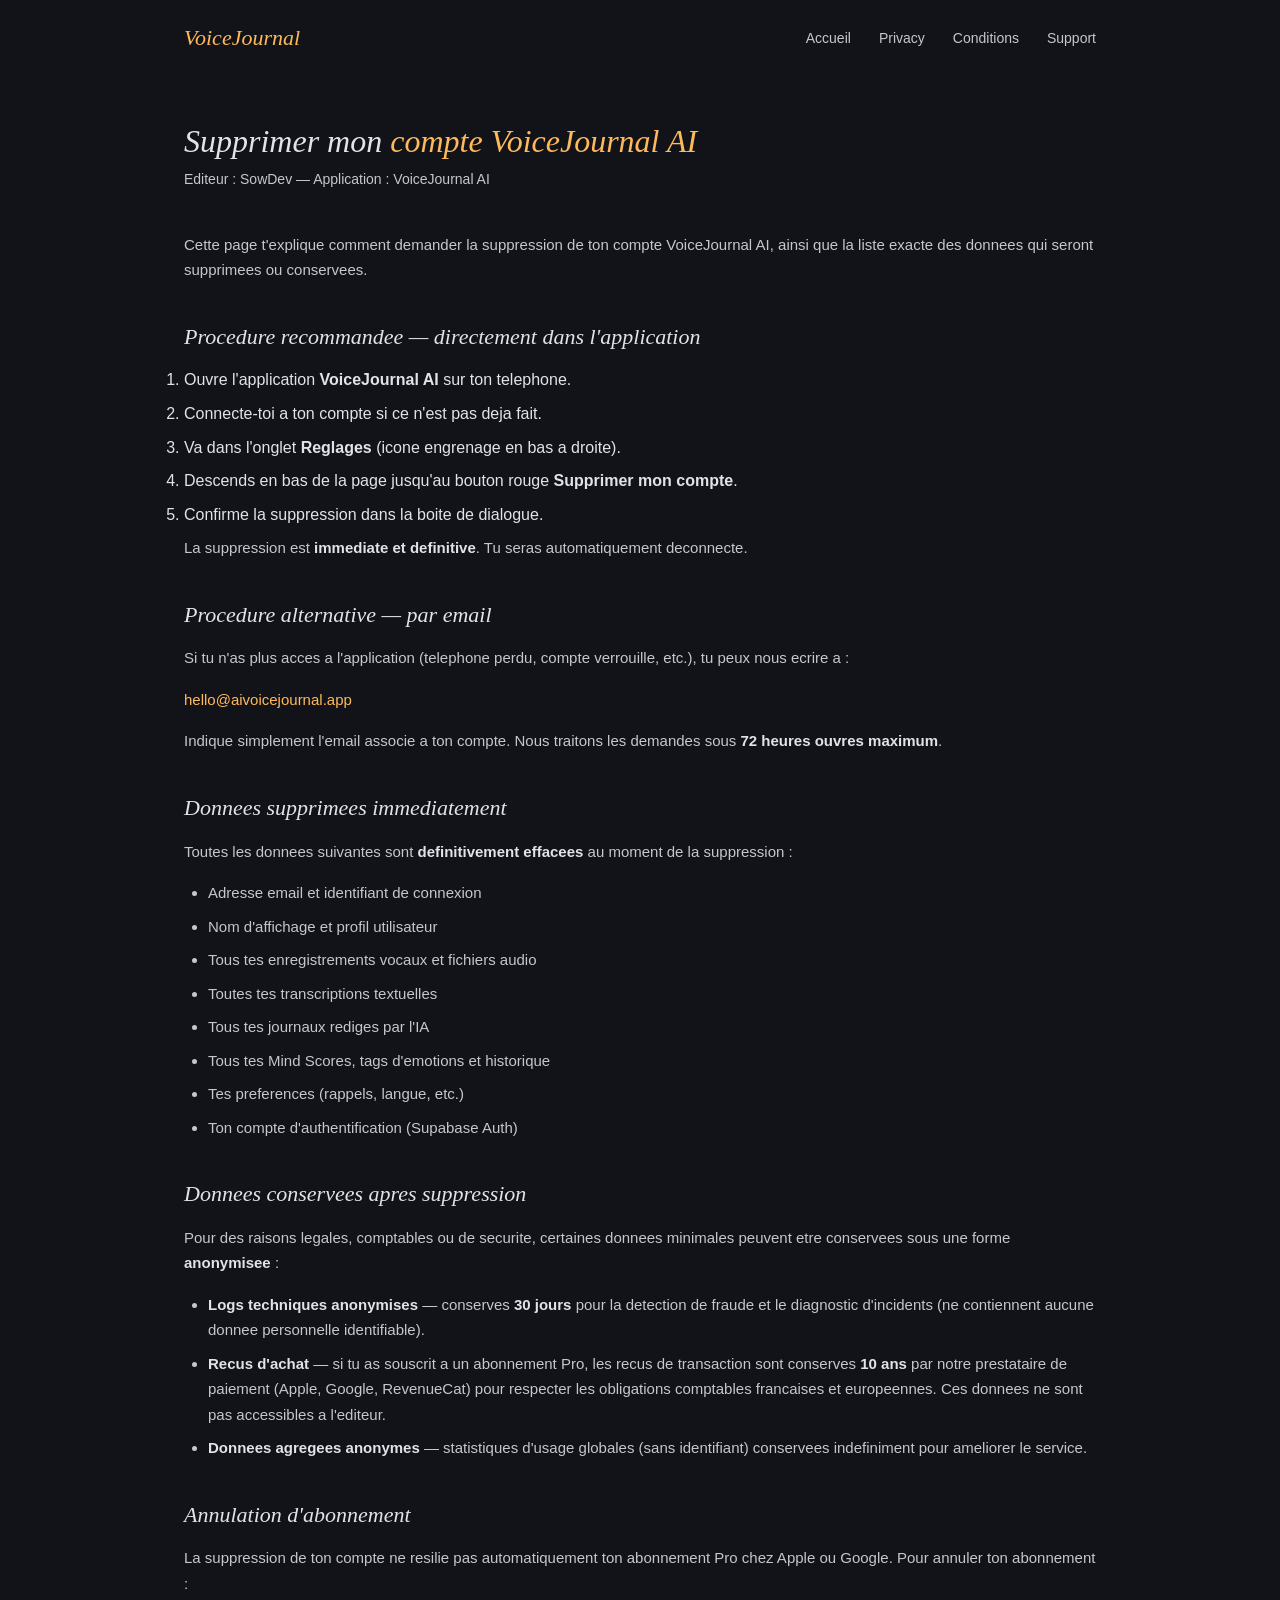
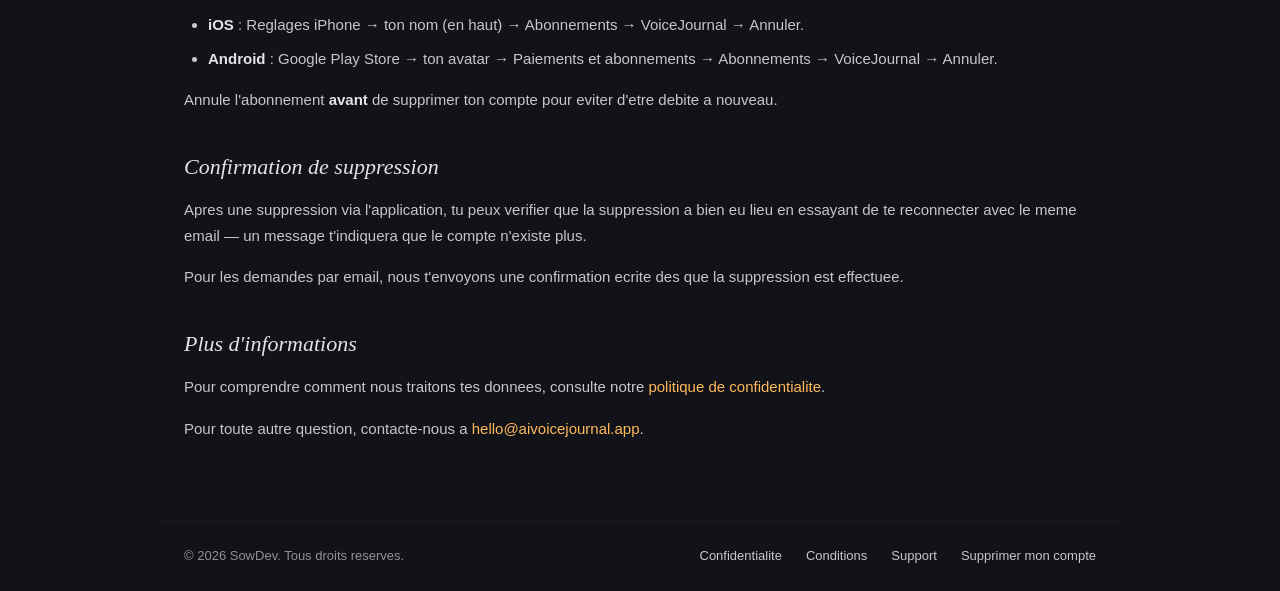
<file: delete-account.html>
<!DOCTYPE html>
<html lang="fr">
<head>
  <meta charset="UTF-8">
  <meta name="viewport" content="width=device-width, initial-scale=1.0">
  <title>Supprimer mon compte — VoiceJournal AI</title>
  <meta name="description" content="Comment supprimer ton compte VoiceJournal AI et toutes tes donnees personnelles.">
  <link rel="icon" type="image/png" href="assets/favicon.png">
  <link rel="stylesheet" href="styles.css">
</head>
<body>

  <nav class="nav">
    <a class="nav-logo" href="/">VoiceJournal</a>
    <ul class="nav-links">
      <li><a href="/">Accueil</a></li>
      <li><a href="privacy.html">Privacy</a></li>
      <li><a href="terms.html">Conditions</a></li>
      <li><a href="support.html">Support</a></li>
    </ul>
  </nav>

  <main class="content-page">
    <h1>Supprimer mon <span class="accent">compte VoiceJournal AI</span></h1>
    <p class="subtitle">Editeur : SowDev — Application : VoiceJournal AI</p>

    <p>Cette page t'explique comment demander la suppression de ton compte VoiceJournal AI, ainsi que la liste exacte des donnees qui seront supprimees ou conservees.</p>

    <h2>Procedure recommandee — directement dans l'application</h2>
    <ol>
      <li>Ouvre l'application <strong>VoiceJournal AI</strong> sur ton telephone.</li>
      <li>Connecte-toi a ton compte si ce n'est pas deja fait.</li>
      <li>Va dans l'onglet <strong>Reglages</strong> (icone engrenage en bas a droite).</li>
      <li>Descends en bas de la page jusqu'au bouton rouge <strong>Supprimer mon compte</strong>.</li>
      <li>Confirme la suppression dans la boite de dialogue.</li>
    </ol>
    <p>La suppression est <strong>immediate et definitive</strong>. Tu seras automatiquement deconnecte.</p>

    <h2>Procedure alternative — par email</h2>
    <p>Si tu n'as plus acces a l'application (telephone perdu, compte verrouille, etc.), tu peux nous ecrire a :</p>
    <p><a href="mailto:hello@aivoicejournal.app?subject=Demande%20de%20suppression%20de%20compte%20VoiceJournal">hello@aivoicejournal.app</a></p>
    <p>Indique simplement l'email associe a ton compte. Nous traitons les demandes sous <strong>72 heures ouvres maximum</strong>.</p>

    <h2>Donnees supprimees immediatement</h2>
    <p>Toutes les donnees suivantes sont <strong>definitivement effacees</strong> au moment de la suppression :</p>
    <ul>
      <li>Adresse email et identifiant de connexion</li>
      <li>Nom d'affichage et profil utilisateur</li>
      <li>Tous tes enregistrements vocaux et fichiers audio</li>
      <li>Toutes tes transcriptions textuelles</li>
      <li>Tous tes journaux rediges par l'IA</li>
      <li>Tous tes Mind Scores, tags d'emotions et historique</li>
      <li>Tes preferences (rappels, langue, etc.)</li>
      <li>Ton compte d'authentification (Supabase Auth)</li>
    </ul>

    <h2>Donnees conservees apres suppression</h2>
    <p>Pour des raisons legales, comptables ou de securite, certaines donnees minimales peuvent etre conservees sous une forme <strong>anonymisee</strong> :</p>
    <ul>
      <li><strong>Logs techniques anonymises</strong> — conserves <strong>30 jours</strong> pour la detection de fraude et le diagnostic d'incidents (ne contiennent aucune donnee personnelle identifiable).</li>
      <li><strong>Recus d'achat</strong> — si tu as souscrit a un abonnement Pro, les recus de transaction sont conserves <strong>10 ans</strong> par notre prestataire de paiement (Apple, Google, RevenueCat) pour respecter les obligations comptables francaises et europeennes. Ces donnees ne sont pas accessibles a l'editeur.</li>
      <li><strong>Donnees agregees anonymes</strong> — statistiques d'usage globales (sans identifiant) conservees indefiniment pour ameliorer le service.</li>
    </ul>

    <h2>Annulation d'abonnement</h2>
    <p>La suppression de ton compte ne resilie pas automatiquement ton abonnement Pro chez Apple ou Google. Pour annuler ton abonnement :</p>
    <ul>
      <li><strong>iOS</strong> : Reglages iPhone → ton nom (en haut) → Abonnements → VoiceJournal → Annuler.</li>
      <li><strong>Android</strong> : Google Play Store → ton avatar → Paiements et abonnements → Abonnements → VoiceJournal → Annuler.</li>
    </ul>
    <p>Annule l'abonnement <strong>avant</strong> de supprimer ton compte pour eviter d'etre debite a nouveau.</p>

    <h2>Confirmation de suppression</h2>
    <p>Apres une suppression via l'application, tu peux verifier que la suppression a bien eu lieu en essayant de te reconnecter avec le meme email — un message t'indiquera que le compte n'existe plus.</p>
    <p>Pour les demandes par email, nous t'envoyons une confirmation ecrite des que la suppression est effectuee.</p>

    <h2>Plus d'informations</h2>
    <p>Pour comprendre comment nous traitons tes donnees, consulte notre <a href="privacy.html">politique de confidentialite</a>.</p>
    <p>Pour toute autre question, contacte-nous a <a href="mailto:hello@aivoicejournal.app">hello@aivoicejournal.app</a>.</p>
  </main>

  <footer class="footer">
    <span>&copy; 2026 SowDev. Tous droits reserves.</span>
    <div class="footer-links">
      <a href="privacy.html">Confidentialite</a>
      <a href="terms.html">Conditions</a>
      <a href="support.html">Support</a>
      <a href="delete-account.html">Supprimer mon compte</a>
    </div>
  </footer>

</body>
</html>
</file>
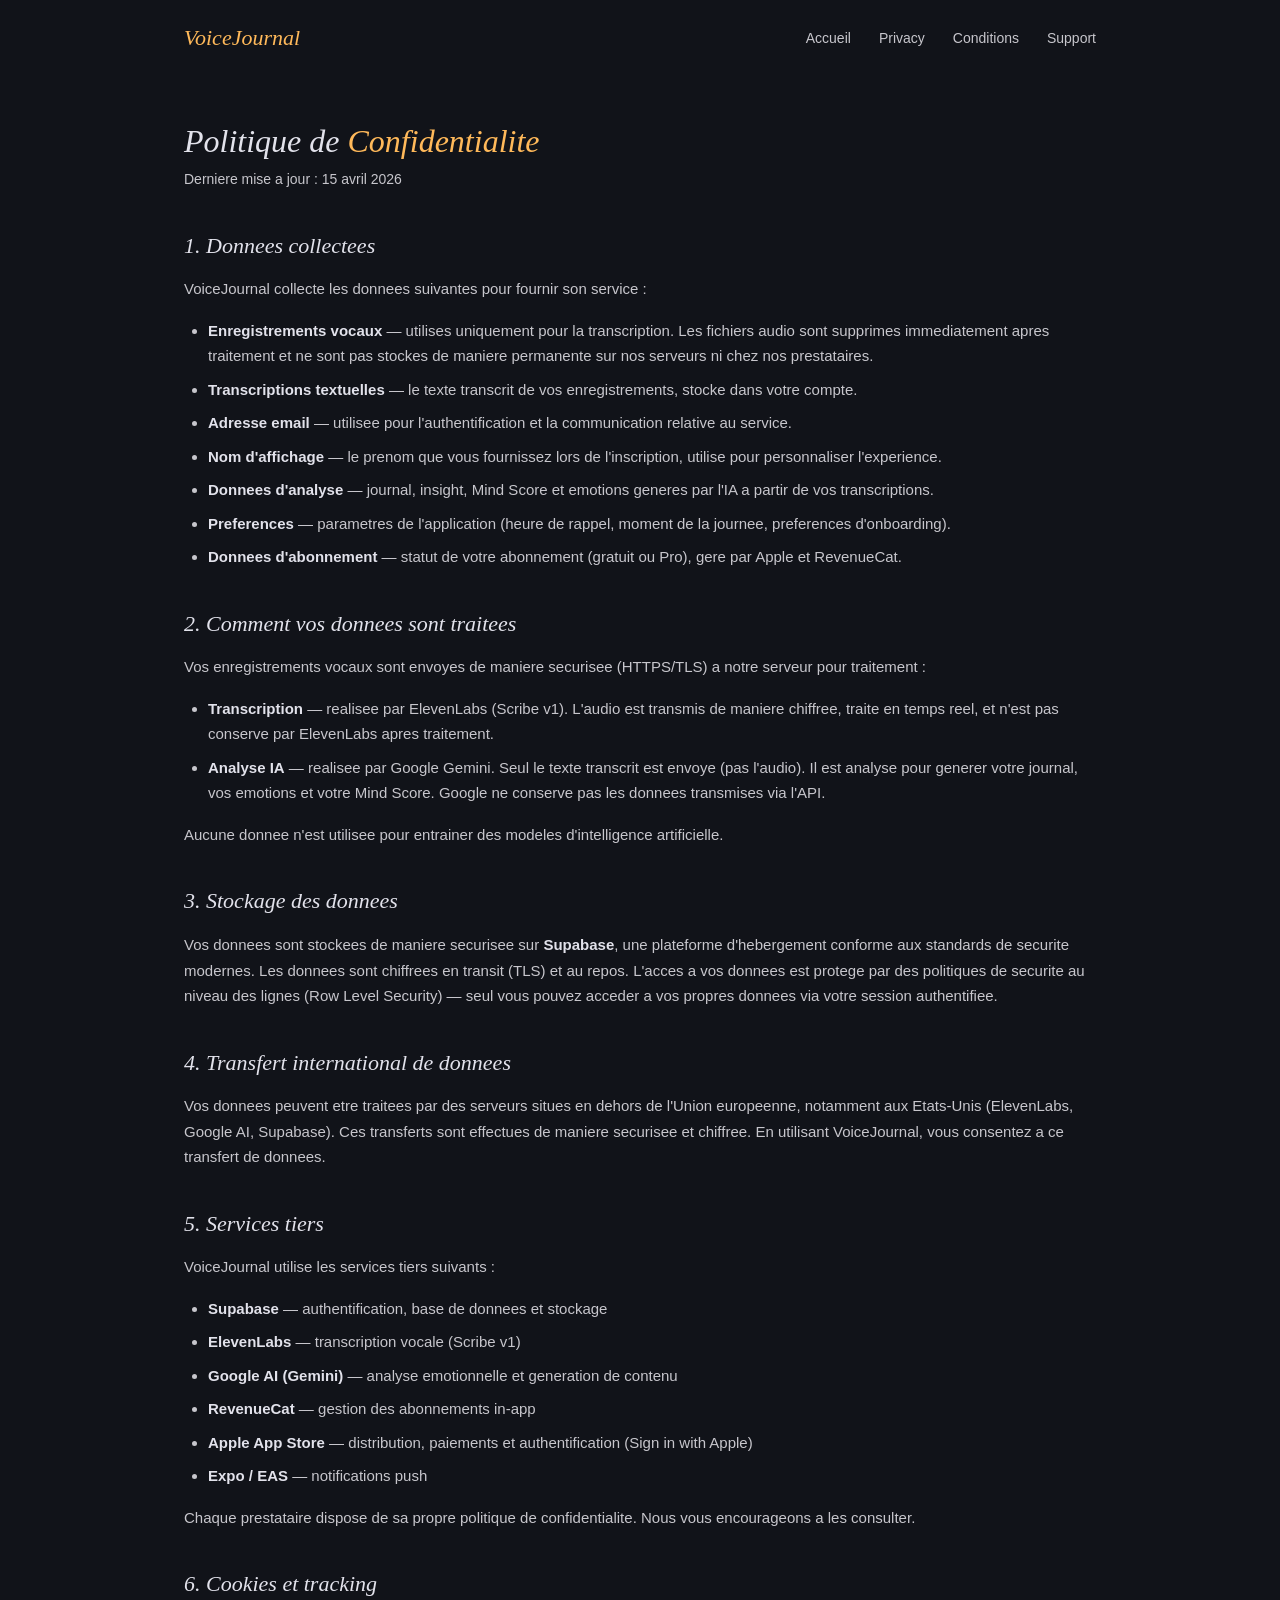
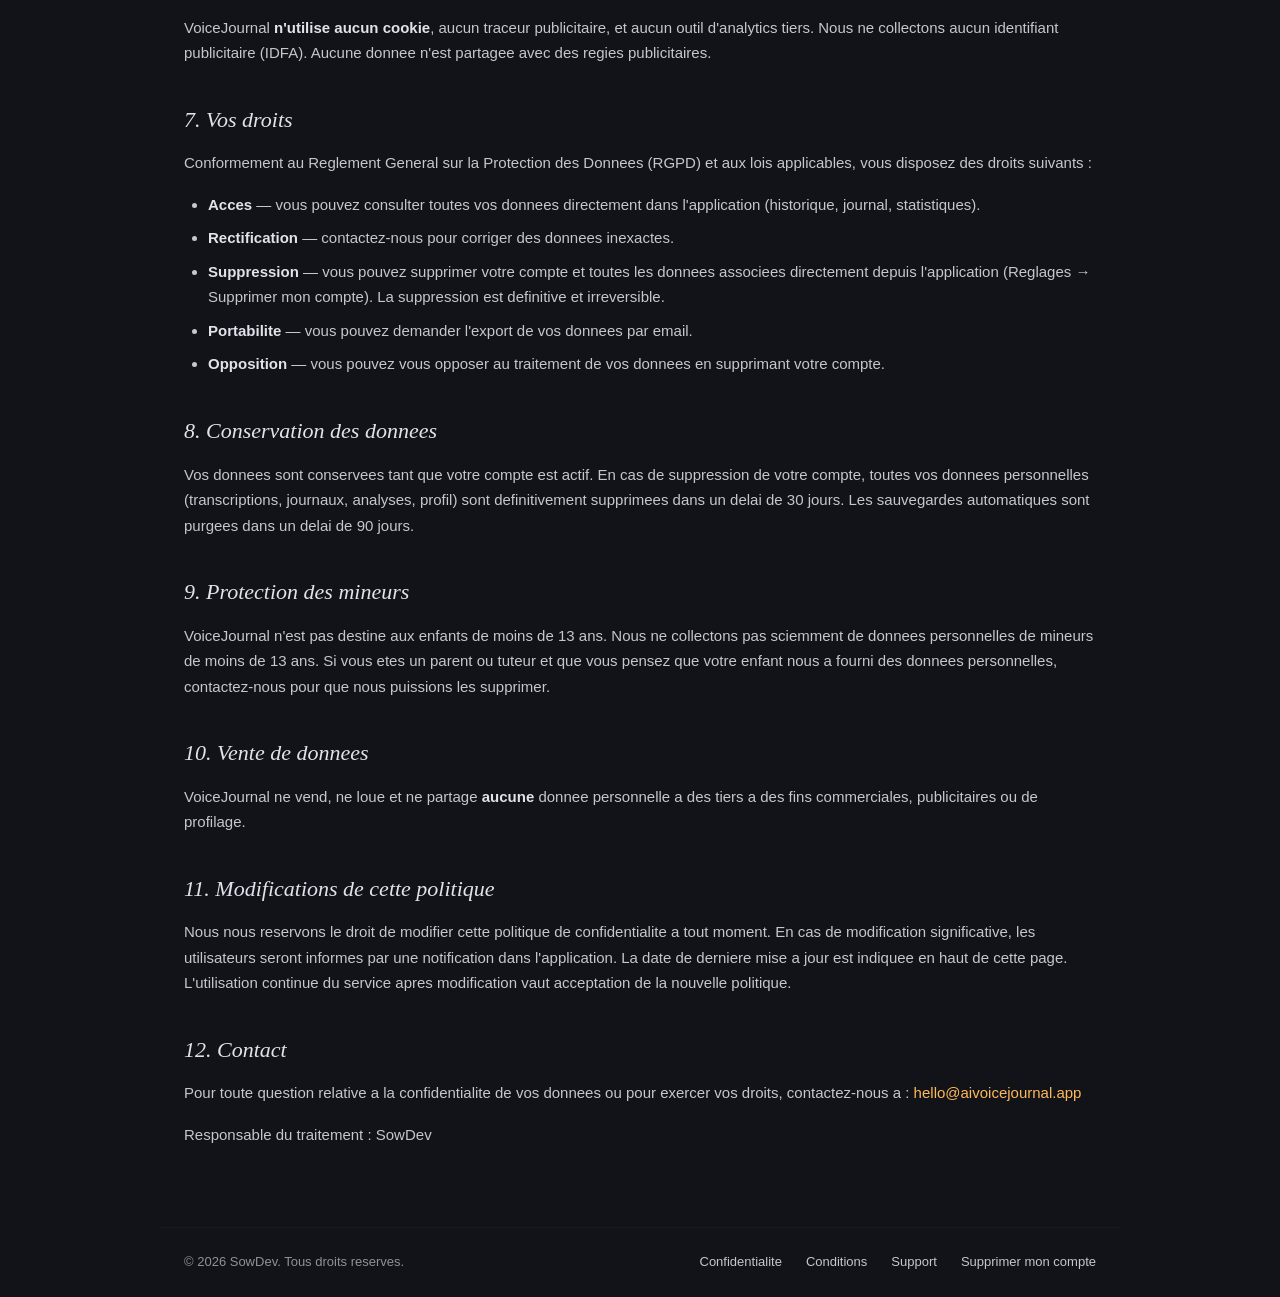
<file: privacy.html>
<!DOCTYPE html>
<html lang="fr">
<head>
  <meta charset="UTF-8">
  <meta name="viewport" content="width=device-width, initial-scale=1.0">
  <title>Politique de Confidentialite — VoiceJournal</title>
  <meta name="description" content="Politique de confidentialite de VoiceJournal. Decouvrez comment nous protegeons vos donnees.">
  <link rel="icon" type="image/png" href="assets/favicon.png">
  <link rel="stylesheet" href="styles.css">
</head>
<body>

  <nav class="nav">
    <a class="nav-logo" href="/">VoiceJournal</a>
    <ul class="nav-links">
      <li><a href="/">Accueil</a></li>
      <li><a href="privacy.html">Privacy</a></li>
      <li><a href="terms.html">Conditions</a></li>
      <li><a href="support.html">Support</a></li>
    </ul>
  </nav>

  <main class="content-page">
    <h1>Politique de <span class="accent">Confidentialite</span></h1>
    <p class="subtitle">Derniere mise a jour : 15 avril 2026</p>

    <h2>1. Donnees collectees</h2>
    <p>VoiceJournal collecte les donnees suivantes pour fournir son service :</p>
    <ul>
      <li><strong>Enregistrements vocaux</strong> — utilises uniquement pour la transcription. Les fichiers audio sont supprimes immediatement apres traitement et ne sont pas stockes de maniere permanente sur nos serveurs ni chez nos prestataires.</li>
      <li><strong>Transcriptions textuelles</strong> — le texte transcrit de vos enregistrements, stocke dans votre compte.</li>
      <li><strong>Adresse email</strong> — utilisee pour l'authentification et la communication relative au service.</li>
      <li><strong>Nom d'affichage</strong> — le prenom que vous fournissez lors de l'inscription, utilise pour personnaliser l'experience.</li>
      <li><strong>Donnees d'analyse</strong> — journal, insight, Mind Score et emotions generes par l'IA a partir de vos transcriptions.</li>
      <li><strong>Preferences</strong> — parametres de l'application (heure de rappel, moment de la journee, preferences d'onboarding).</li>
      <li><strong>Donnees d'abonnement</strong> — statut de votre abonnement (gratuit ou Pro), gere par Apple et RevenueCat.</li>
    </ul>

    <h2>2. Comment vos donnees sont traitees</h2>
    <p>Vos enregistrements vocaux sont envoyes de maniere securisee (HTTPS/TLS) a notre serveur pour traitement :</p>
    <ul>
      <li><strong>Transcription</strong> — realisee par ElevenLabs (Scribe v1). L'audio est transmis de maniere chiffree, traite en temps reel, et n'est pas conserve par ElevenLabs apres traitement.</li>
      <li><strong>Analyse IA</strong> — realisee par Google Gemini. Seul le texte transcrit est envoye (pas l'audio). Il est analyse pour generer votre journal, vos emotions et votre Mind Score. Google ne conserve pas les donnees transmises via l'API.</li>
    </ul>
    <p>Aucune donnee n'est utilisee pour entrainer des modeles d'intelligence artificielle.</p>

    <h2>3. Stockage des donnees</h2>
    <p>Vos donnees sont stockees de maniere securisee sur <strong>Supabase</strong>, une plateforme d'hebergement conforme aux standards de securite modernes. Les donnees sont chiffrees en transit (TLS) et au repos. L'acces a vos donnees est protege par des politiques de securite au niveau des lignes (Row Level Security) — seul vous pouvez acceder a vos propres donnees via votre session authentifiee.</p>

    <h2>4. Transfert international de donnees</h2>
    <p>Vos donnees peuvent etre traitees par des serveurs situes en dehors de l'Union europeenne, notamment aux Etats-Unis (ElevenLabs, Google AI, Supabase). Ces transferts sont effectues de maniere securisee et chiffree. En utilisant VoiceJournal, vous consentez a ce transfert de donnees.</p>

    <h2>5. Services tiers</h2>
    <p>VoiceJournal utilise les services tiers suivants :</p>
    <ul>
      <li><strong>Supabase</strong> — authentification, base de donnees et stockage</li>
      <li><strong>ElevenLabs</strong> — transcription vocale (Scribe v1)</li>
      <li><strong>Google AI (Gemini)</strong> — analyse emotionnelle et generation de contenu</li>
      <li><strong>RevenueCat</strong> — gestion des abonnements in-app</li>
      <li><strong>Apple App Store</strong> — distribution, paiements et authentification (Sign in with Apple)</li>
      <li><strong>Expo / EAS</strong> — notifications push</li>
    </ul>
    <p>Chaque prestataire dispose de sa propre politique de confidentialite. Nous vous encourageons a les consulter.</p>

    <h2>6. Cookies et tracking</h2>
    <p>VoiceJournal <strong>n'utilise aucun cookie</strong>, aucun traceur publicitaire, et aucun outil d'analytics tiers. Nous ne collectons aucun identifiant publicitaire (IDFA). Aucune donnee n'est partagee avec des regies publicitaires.</p>

    <h2>7. Vos droits</h2>
    <p>Conformement au Reglement General sur la Protection des Donnees (RGPD) et aux lois applicables, vous disposez des droits suivants :</p>
    <ul>
      <li><strong>Acces</strong> — vous pouvez consulter toutes vos donnees directement dans l'application (historique, journal, statistiques).</li>
      <li><strong>Rectification</strong> — contactez-nous pour corriger des donnees inexactes.</li>
      <li><strong>Suppression</strong> — vous pouvez supprimer votre compte et toutes les donnees associees directement depuis l'application (Reglages → Supprimer mon compte). La suppression est definitive et irreversible.</li>
      <li><strong>Portabilite</strong> — vous pouvez demander l'export de vos donnees par email.</li>
      <li><strong>Opposition</strong> — vous pouvez vous opposer au traitement de vos donnees en supprimant votre compte.</li>
    </ul>

    <h2>8. Conservation des donnees</h2>
    <p>Vos donnees sont conservees tant que votre compte est actif. En cas de suppression de votre compte, toutes vos donnees personnelles (transcriptions, journaux, analyses, profil) sont definitivement supprimees dans un delai de 30 jours. Les sauvegardes automatiques sont purgees dans un delai de 90 jours.</p>

    <h2>9. Protection des mineurs</h2>
    <p>VoiceJournal n'est pas destine aux enfants de moins de 13 ans. Nous ne collectons pas sciemment de donnees personnelles de mineurs de moins de 13 ans. Si vous etes un parent ou tuteur et que vous pensez que votre enfant nous a fourni des donnees personnelles, contactez-nous pour que nous puissions les supprimer.</p>

    <h2>10. Vente de donnees</h2>
    <p>VoiceJournal ne vend, ne loue et ne partage <strong>aucune</strong> donnee personnelle a des tiers a des fins commerciales, publicitaires ou de profilage.</p>

    <h2>11. Modifications de cette politique</h2>
    <p>Nous nous reservons le droit de modifier cette politique de confidentialite a tout moment. En cas de modification significative, les utilisateurs seront informes par une notification dans l'application. La date de derniere mise a jour est indiquee en haut de cette page. L'utilisation continue du service apres modification vaut acceptation de la nouvelle politique.</p>

    <h2>12. Contact</h2>
    <p>Pour toute question relative a la confidentialite de vos donnees ou pour exercer vos droits, contactez-nous a : <a href="mailto:hello@aivoicejournal.app">hello@aivoicejournal.app</a></p>
    <p>Responsable du traitement : SowDev</p>
  </main>

  <footer class="footer">
    <span>&copy; 2026 SowDev. Tous droits reserves.</span>
    <div class="footer-links">
      <a href="privacy.html">Confidentialite</a>
      <a href="terms.html">Conditions</a>
      <a href="support.html">Support</a>
      <a href="delete-account.html">Supprimer mon compte</a>
    </div>
  </footer>

</body>
</html>
</file>
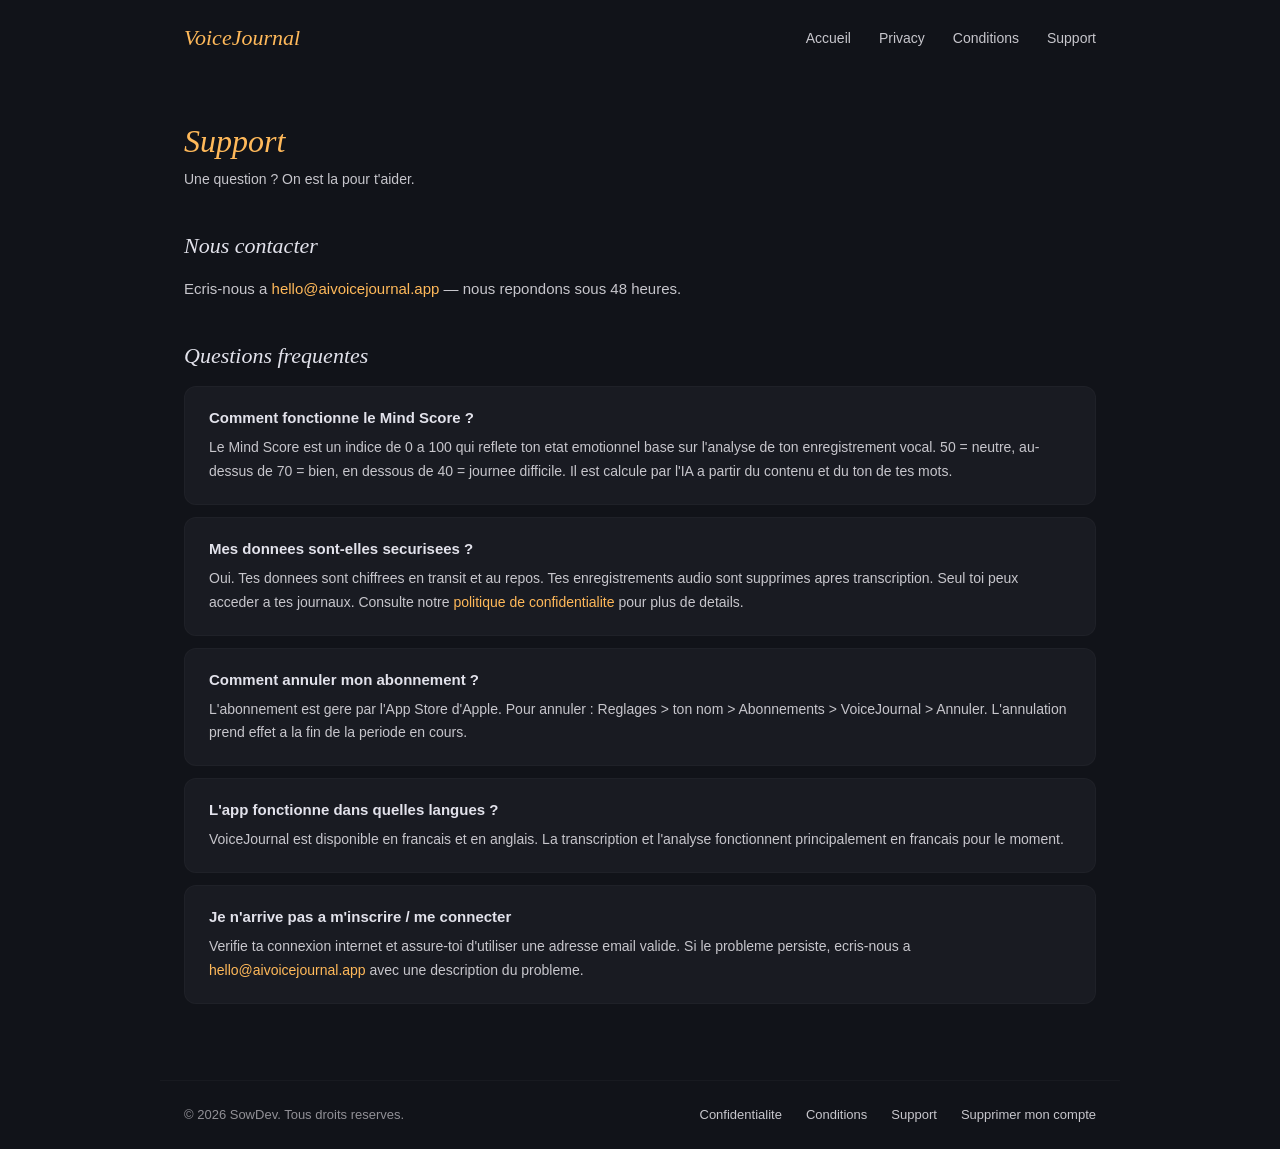
<file: support.html>
<!DOCTYPE html>
<html lang="fr">
<head>
  <meta charset="UTF-8">
  <meta name="viewport" content="width=device-width, initial-scale=1.0">
  <title>Support — VoiceJournal</title>
  <meta name="description" content="Besoin d'aide avec VoiceJournal ? Contactez-nous ou consultez notre FAQ.">
  <link rel="icon" type="image/png" href="assets/favicon.png">
  <link rel="stylesheet" href="styles.css">
</head>
<body>

  <nav class="nav">
    <a class="nav-logo" href="/">VoiceJournal</a>
    <ul class="nav-links">
      <li><a href="/">Accueil</a></li>
      <li><a href="privacy.html">Privacy</a></li>
      <li><a href="terms.html">Conditions</a></li>
      <li><a href="support.html">Support</a></li>
    </ul>
  </nav>

  <main class="content-page">
    <h1><span class="accent">Support</span></h1>
    <p class="subtitle">Une question ? On est la pour t'aider.</p>

    <h2>Nous contacter</h2>
    <p>Ecris-nous a <a href="mailto:hello@aivoicejournal.app">hello@aivoicejournal.app</a> — nous repondons sous 48 heures.</p>

    <h2>Questions frequentes</h2>

    <div class="faq-item">
      <h3>Comment fonctionne le Mind Score ?</h3>
      <p>Le Mind Score est un indice de 0 a 100 qui reflete ton etat emotionnel base sur l'analyse de ton enregistrement vocal. 50 = neutre, au-dessus de 70 = bien, en dessous de 40 = journee difficile. Il est calcule par l'IA a partir du contenu et du ton de tes mots.</p>
    </div>

    <div class="faq-item">
      <h3>Mes donnees sont-elles securisees ?</h3>
      <p>Oui. Tes donnees sont chiffrees en transit et au repos. Tes enregistrements audio sont supprimes apres transcription. Seul toi peux acceder a tes journaux. Consulte notre <a href="privacy.html">politique de confidentialite</a> pour plus de details.</p>
    </div>

    <div class="faq-item">
      <h3>Comment annuler mon abonnement ?</h3>
      <p>L'abonnement est gere par l'App Store d'Apple. Pour annuler : Reglages > ton nom > Abonnements > VoiceJournal > Annuler. L'annulation prend effet a la fin de la periode en cours.</p>
    </div>

    <div class="faq-item">
      <h3>L'app fonctionne dans quelles langues ?</h3>
      <p>VoiceJournal est disponible en francais et en anglais. La transcription et l'analyse fonctionnent principalement en francais pour le moment.</p>
    </div>

    <div class="faq-item">
      <h3>Je n'arrive pas a m'inscrire / me connecter</h3>
      <p>Verifie ta connexion internet et assure-toi d'utiliser une adresse email valide. Si le probleme persiste, ecris-nous a <a href="mailto:hello@aivoicejournal.app">hello@aivoicejournal.app</a> avec une description du probleme.</p>
    </div>
  </main>

  <footer class="footer">
    <span>&copy; 2026 SowDev. Tous droits reserves.</span>
    <div class="footer-links">
      <a href="privacy.html">Confidentialite</a>
      <a href="terms.html">Conditions</a>
      <a href="support.html">Support</a>
      <a href="delete-account.html">Supprimer mon compte</a>
    </div>
  </footer>

</body>
</html>
</file>
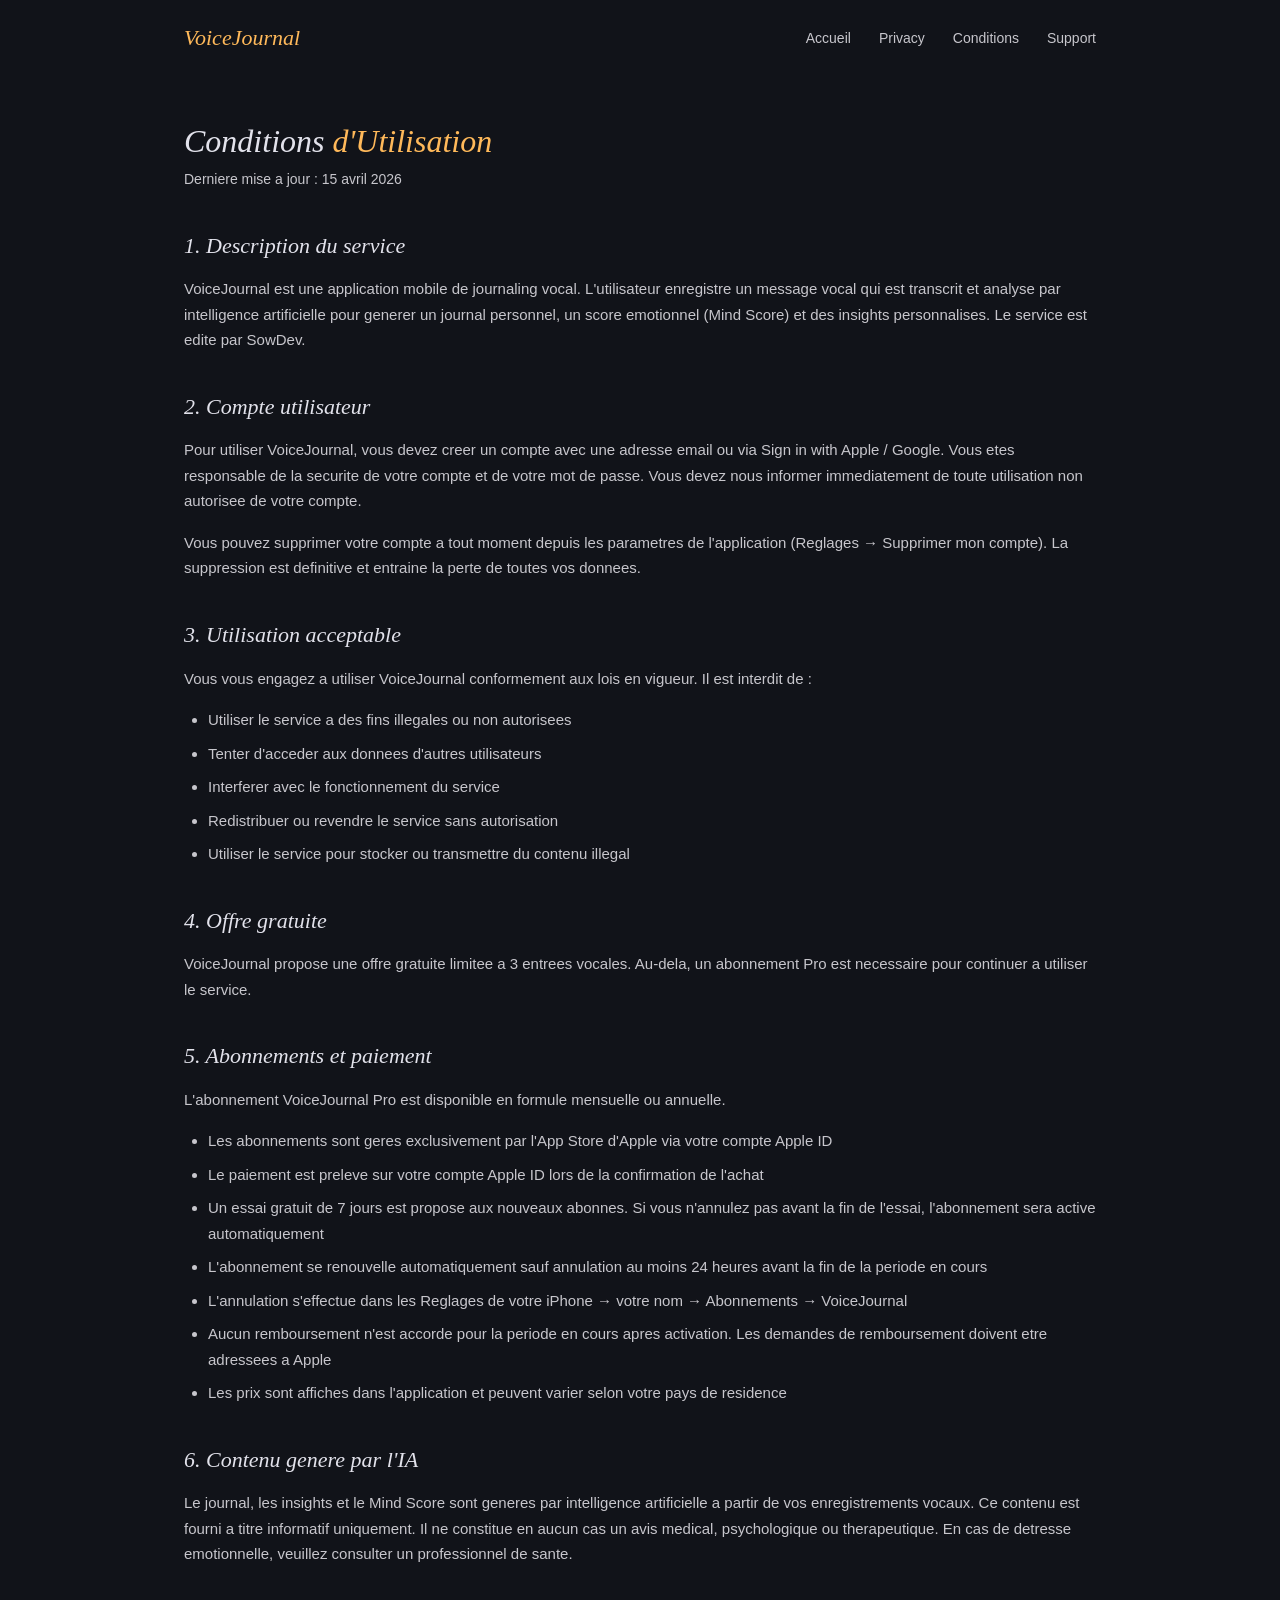
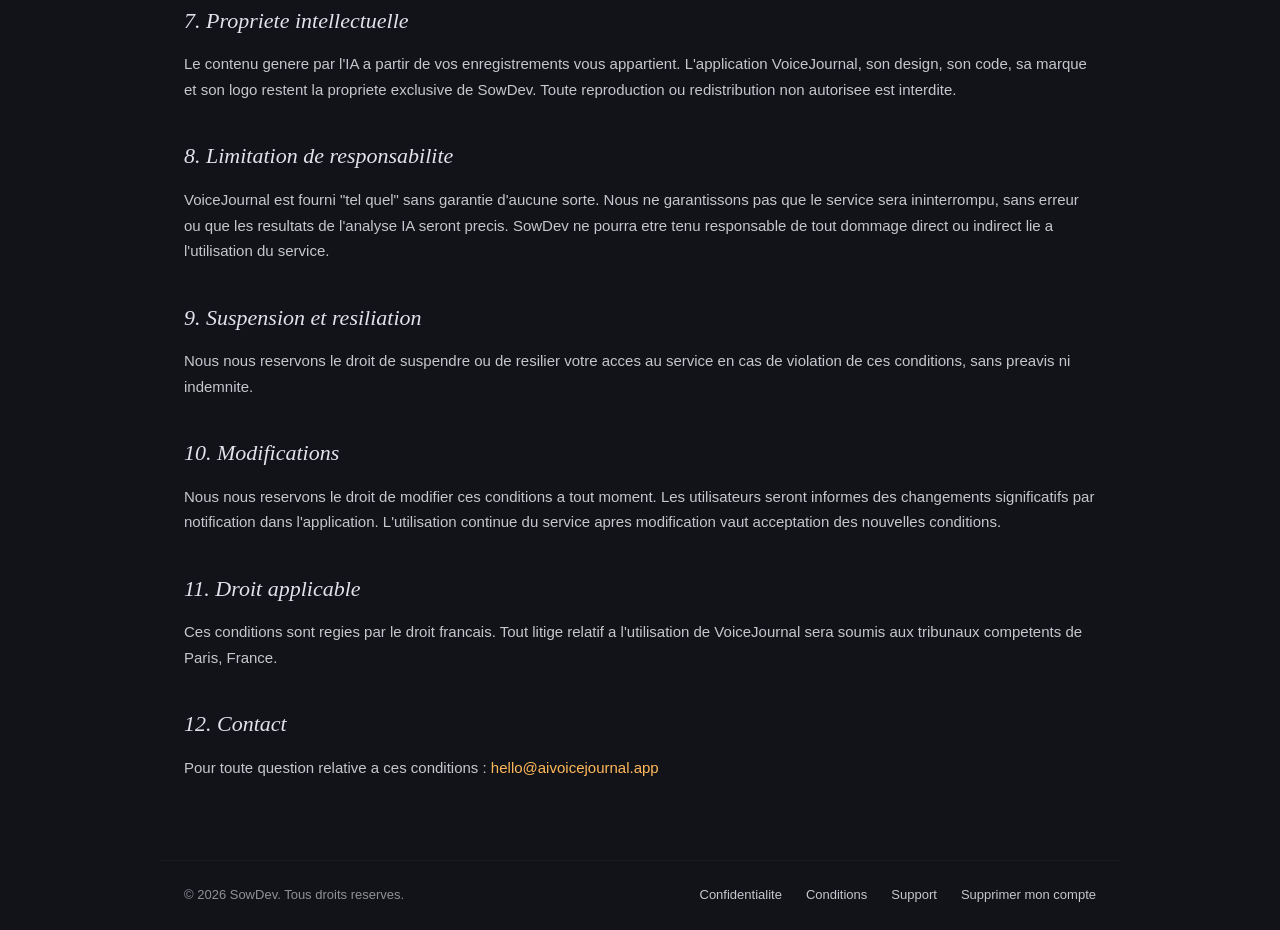
<file: terms.html>
<!DOCTYPE html>
<html lang="fr">
<head>
  <meta charset="UTF-8">
  <meta name="viewport" content="width=device-width, initial-scale=1.0">
  <title>Conditions d'Utilisation — VoiceJournal</title>
  <meta name="description" content="Conditions d'utilisation de VoiceJournal.">
  <link rel="icon" type="image/png" href="assets/favicon.png">
  <link rel="stylesheet" href="styles.css">
</head>
<body>

  <nav class="nav">
    <a class="nav-logo" href="/">VoiceJournal</a>
    <ul class="nav-links">
      <li><a href="/">Accueil</a></li>
      <li><a href="privacy.html">Privacy</a></li>
      <li><a href="terms.html">Conditions</a></li>
      <li><a href="support.html">Support</a></li>
    </ul>
  </nav>

  <main class="content-page">
    <h1>Conditions <span class="accent">d'Utilisation</span></h1>
    <p class="subtitle">Derniere mise a jour : 15 avril 2026</p>

    <h2>1. Description du service</h2>
    <p>VoiceJournal est une application mobile de journaling vocal. L'utilisateur enregistre un message vocal qui est transcrit et analyse par intelligence artificielle pour generer un journal personnel, un score emotionnel (Mind Score) et des insights personnalises. Le service est edite par SowDev.</p>

    <h2>2. Compte utilisateur</h2>
    <p>Pour utiliser VoiceJournal, vous devez creer un compte avec une adresse email ou via Sign in with Apple / Google. Vous etes responsable de la securite de votre compte et de votre mot de passe. Vous devez nous informer immediatement de toute utilisation non autorisee de votre compte.</p>
    <p>Vous pouvez supprimer votre compte a tout moment depuis les parametres de l'application (Reglages → Supprimer mon compte). La suppression est definitive et entraine la perte de toutes vos donnees.</p>

    <h2>3. Utilisation acceptable</h2>
    <p>Vous vous engagez a utiliser VoiceJournal conformement aux lois en vigueur. Il est interdit de :</p>
    <ul>
      <li>Utiliser le service a des fins illegales ou non autorisees</li>
      <li>Tenter d'acceder aux donnees d'autres utilisateurs</li>
      <li>Interferer avec le fonctionnement du service</li>
      <li>Redistribuer ou revendre le service sans autorisation</li>
      <li>Utiliser le service pour stocker ou transmettre du contenu illegal</li>
    </ul>

    <h2>4. Offre gratuite</h2>
    <p>VoiceJournal propose une offre gratuite limitee a 3 entrees vocales. Au-dela, un abonnement Pro est necessaire pour continuer a utiliser le service.</p>

    <h2>5. Abonnements et paiement</h2>
    <p>L'abonnement VoiceJournal Pro est disponible en formule mensuelle ou annuelle.</p>
    <ul>
      <li>Les abonnements sont geres exclusivement par l'App Store d'Apple via votre compte Apple ID</li>
      <li>Le paiement est preleve sur votre compte Apple ID lors de la confirmation de l'achat</li>
      <li>Un essai gratuit de 7 jours est propose aux nouveaux abonnes. Si vous n'annulez pas avant la fin de l'essai, l'abonnement sera active automatiquement</li>
      <li>L'abonnement se renouvelle automatiquement sauf annulation au moins 24 heures avant la fin de la periode en cours</li>
      <li>L'annulation s'effectue dans les Reglages de votre iPhone → votre nom → Abonnements → VoiceJournal</li>
      <li>Aucun remboursement n'est accorde pour la periode en cours apres activation. Les demandes de remboursement doivent etre adressees a Apple</li>
      <li>Les prix sont affiches dans l'application et peuvent varier selon votre pays de residence</li>
    </ul>

    <h2>6. Contenu genere par l'IA</h2>
    <p>Le journal, les insights et le Mind Score sont generes par intelligence artificielle a partir de vos enregistrements vocaux. Ce contenu est fourni a titre informatif uniquement. Il ne constitue en aucun cas un avis medical, psychologique ou therapeutique. En cas de detresse emotionnelle, veuillez consulter un professionnel de sante.</p>

    <h2>7. Propriete intellectuelle</h2>
    <p>Le contenu genere par l'IA a partir de vos enregistrements vous appartient. L'application VoiceJournal, son design, son code, sa marque et son logo restent la propriete exclusive de SowDev. Toute reproduction ou redistribution non autorisee est interdite.</p>

    <h2>8. Limitation de responsabilite</h2>
    <p>VoiceJournal est fourni "tel quel" sans garantie d'aucune sorte. Nous ne garantissons pas que le service sera ininterrompu, sans erreur ou que les resultats de l'analyse IA seront precis. SowDev ne pourra etre tenu responsable de tout dommage direct ou indirect lie a l'utilisation du service.</p>

    <h2>9. Suspension et resiliation</h2>
    <p>Nous nous reservons le droit de suspendre ou de resilier votre acces au service en cas de violation de ces conditions, sans preavis ni indemnite.</p>

    <h2>10. Modifications</h2>
    <p>Nous nous reservons le droit de modifier ces conditions a tout moment. Les utilisateurs seront informes des changements significatifs par notification dans l'application. L'utilisation continue du service apres modification vaut acceptation des nouvelles conditions.</p>

    <h2>11. Droit applicable</h2>
    <p>Ces conditions sont regies par le droit francais. Tout litige relatif a l'utilisation de VoiceJournal sera soumis aux tribunaux competents de Paris, France.</p>

    <h2>12. Contact</h2>
    <p>Pour toute question relative a ces conditions : <a href="mailto:hello@aivoicejournal.app">hello@aivoicejournal.app</a></p>
  </main>

  <footer class="footer">
    <span>&copy; 2026 SowDev. Tous droits reserves.</span>
    <div class="footer-links">
      <a href="privacy.html">Confidentialite</a>
      <a href="terms.html">Conditions</a>
      <a href="support.html">Support</a>
      <a href="delete-account.html">Supprimer mon compte</a>
    </div>
  </footer>

</body>
</html>
</file>
<file: styles.css>
/* ===== RESET ===== */
*, *::before, *::after { margin: 0; padding: 0; box-sizing: border-box; }
html { scroll-behavior: smooth; }

/* ===== FONTS ===== */
@import url('https://fonts.googleapis.com/css2?family=Newsreader:ital,wght@1,400&family=Manrope:wght@400;500;600;700&display=swap');

/* ===== DESIGN TOKENS ===== */
:root {
  --background: #111319;
  --surface-low: #191b22;
  --surface-container: #1e1f26;
  --surface-high: #282a30;
  --secondary: #ffb95a;
  --secondary-container: #c68315;
  --on-surface: #e2e2eb;
  --on-surface-variant: #c7c6cc;
  --outline: #919096;
  --outline-variant: #46464b;
  --ghost-border: rgba(70, 70, 75, 0.15);
  --ember-glow: rgba(255, 185, 90, 0.15);
  --max-width: 960px;
  --px: 24px;
}

body {
  background: var(--background);
  color: var(--on-surface);
  font-family: 'Manrope', -apple-system, BlinkMacSystemFont, sans-serif;
  font-size: 16px;
  line-height: 1.6;
  -webkit-font-smoothing: antialiased;
}

/* ===== TYPOGRAPHY ===== */
h1, h2 { font-family: 'Newsreader', Georgia, serif; font-style: italic; font-weight: 400; }
h1 { font-size: 42px; line-height: 1.15; }
h2 { font-size: 28px; line-height: 1.3; }
h3 { font-size: 18px; line-height: 1.4; font-family: 'Manrope', sans-serif; font-weight: 600; }
p { color: var(--on-surface-variant); }
a { color: var(--secondary); text-decoration: none; transition: opacity 0.2s; }
a:hover { opacity: 0.8; }
.accent { color: var(--secondary); }

/* ===== LAYOUT ===== */
.container { max-width: var(--max-width); margin: 0 auto; padding: 0 var(--px); }

/* ===== NAV ===== */
.nav {
  display: flex; justify-content: space-between; align-items: center;
  max-width: var(--max-width); margin: 0 auto;
  padding: 20px var(--px);
}
.nav-logo {
  font-family: 'Newsreader', Georgia, serif; font-style: italic;
  font-size: 22px; color: var(--secondary); text-decoration: none;
}
.nav-links { display: flex; gap: 28px; list-style: none; }
.nav-links a {
  color: var(--on-surface-variant); font-size: 14px; font-weight: 500;
  text-decoration: none; transition: color 0.2s;
}
.nav-links a:hover { color: var(--secondary); }

/* ===== SECTION LABEL ===== */
.section-label {
  color: var(--secondary); font-size: 11px; text-transform: uppercase;
  letter-spacing: 2px; font-weight: 600; text-align: center;
  margin-bottom: 12px; font-family: 'Manrope', sans-serif;
}

/* ===== CARDS ===== */
.card {
  background: var(--surface-low); border-radius: 16px; padding: 24px;
  border: 1px solid var(--ghost-border); transition: border-color 0.2s;
}
.card:hover { border-color: rgba(255, 185, 90, 0.2); }
.card-icon {
  width: 40px; height: 40px; border-radius: 12px;
  background: rgba(255, 185, 90, 0.08); display: flex;
  align-items: center; justify-content: center;
  font-size: 20px; margin-bottom: 16px;
}
.card h3 { margin-bottom: 6px; }
.card p { font-size: 14px; line-height: 1.5; }

/* ===== APP STORE BADGE ===== */
.app-store-badge {
  display: inline-block; text-decoration: none; transition: transform 0.2s;
}
.app-store-badge:hover { transform: scale(1.03); opacity: 1; }
.app-store-badge img { display: block; height: 44px; }
.trial-text {
  display: block; margin-top: 12px; font-size: 13px;
  color: var(--secondary); font-weight: 500;
}

/* ===== FOOTER ===== */
.footer {
  max-width: var(--max-width); margin: 0 auto;
  padding: 24px var(--px);
  border-top: 1px solid var(--ghost-border);
  display: flex; justify-content: space-between; align-items: center;
  font-size: 13px; color: var(--outline);
}
.footer-links { display: flex; gap: 24px; }
.footer-links a { color: var(--on-surface-variant); font-size: 13px; }

/* ===== CONTENT PAGES ===== */
.content-page {
  max-width: var(--max-width); margin: 0 auto;
  padding: 48px var(--px) 64px;
}
.content-page h1 { font-size: 32px; margin-bottom: 8px; }
.content-page .subtitle {
  color: var(--on-surface-variant); font-size: 14px; margin-bottom: 40px;
}
.content-page h2 { font-size: 22px; margin-top: 40px; margin-bottom: 16px; }
.content-page p { margin-bottom: 16px; font-size: 15px; line-height: 1.7; }
.content-page ul {
  margin-bottom: 16px; padding-left: 24px;
  color: var(--on-surface-variant); font-size: 15px; line-height: 1.7;
}
.content-page li { margin-bottom: 8px; }
.content-page strong { color: var(--on-surface); }

/* ===== FAQ ===== */
.faq-item {
  background: var(--surface-low); border-radius: 12px;
  padding: 20px 24px; margin-bottom: 12px;
  border: 1px solid var(--ghost-border);
}
.faq-item h3 { font-size: 15px; margin-bottom: 8px; color: var(--on-surface); }
.faq-item p { font-size: 14px; margin-bottom: 0; }

/* ===== RESPONSIVE ===== */
@media (max-width: 767px) {
  :root { --px: 20px; }
  h1 { font-size: 30px; }
  h2 { font-size: 22px; }

  .nav { flex-direction: column; gap: 12px; padding: 16px var(--px); }
  .nav-links { gap: 16px; }
  .nav-links a { font-size: 13px; }

  .footer { flex-direction: column; gap: 12px; text-align: center; }

  .content-page { padding: 32px var(--px) 48px; }
  .content-page h1 { font-size: 26px; }
  .content-page h2 { font-size: 20px; }
}
</file>
